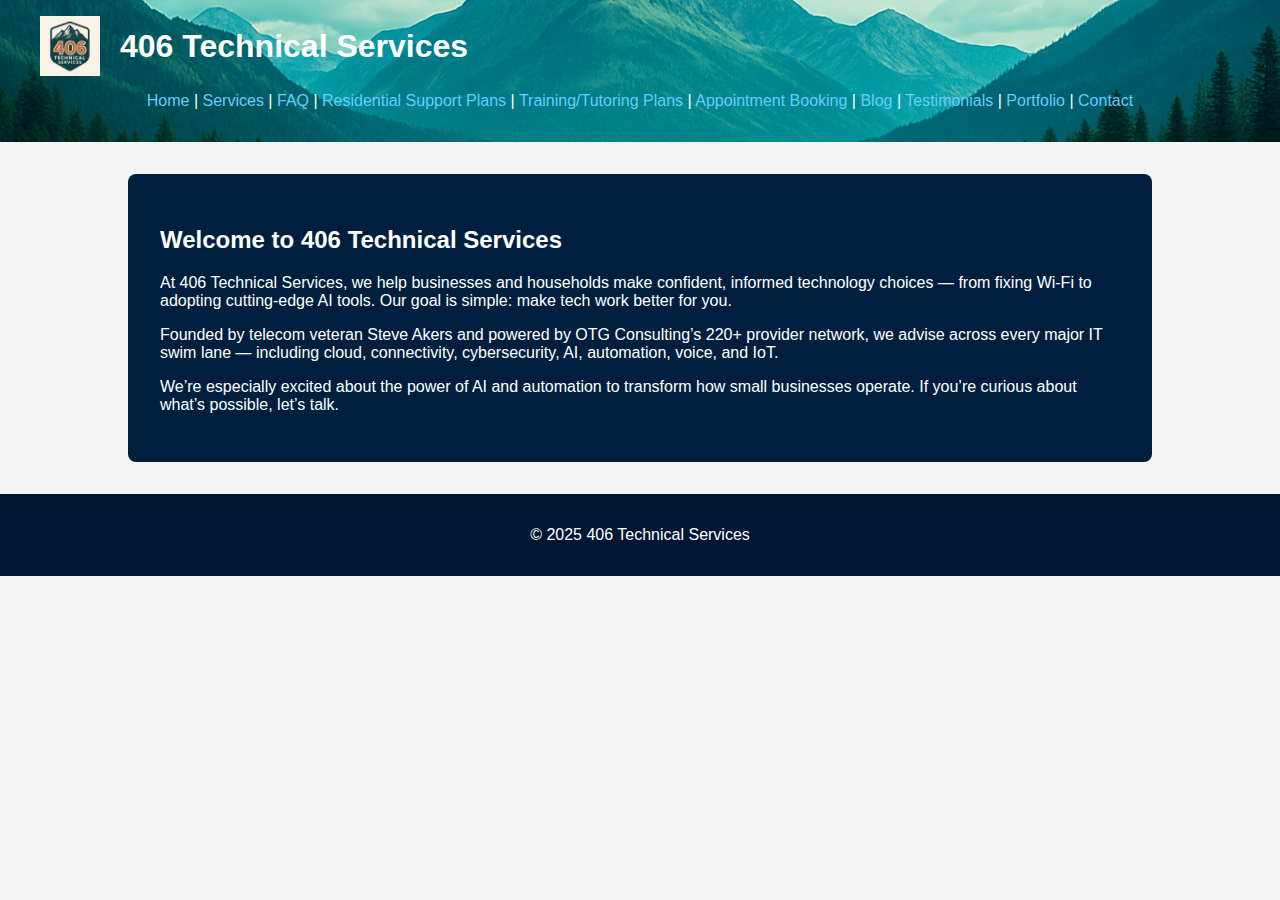
<file: index.html>
<!-- Starter HTML structure for GitHub Pages deployment -->
<!DOCTYPE html>
<html lang="en">
<head>
  <meta charset="UTF-8">
  <meta name="viewport" content="width=device-width, initial-scale=1.0">
  <title>406 Technical Services</title>
  <link rel="stylesheet" href="styles.css">
</head>
<body>
  <header style="background: url('images/mountains.jpg') no-repeat center center; background-size: cover; color: white; padding: 1rem 0;">
    <div style="display: flex; align-items: center; max-width: 1200px; margin: 0 auto;">
      <img src="images/logo.png" alt="406 Technical Services Logo" style="height: 60px; margin-right: 20px;">
      <h1 style="margin: 0;">406 Technical Services</h1>
    </div>
    <nav>
      <div style="text-align: center; margin: 1rem 0;">
  <a href="index.html">Home</a> |
  <a href="services.html">Services</a> |
  <a href="faq.html">FAQ</a> |
  <a href="residential-plan.html">Residential Support Plans</a> | 
  <a href="training-tutoring.html">Training/Tutoring Plans</a> |
  <a href="booking.html">Appointment Booking</a> |
  <a href="blog.html">Blog</a> |
  <a href="testimonials.html">Testimonials</a> |
  <a href="portfolio.html">Portfolio</a> |
  <a href="contact.html">Contact</a>
</div>
    </nav>
  </header>

  <main style="max-width: 960px; margin: 2rem auto; color: #fff; background-color: #001f3f; padding: 2rem; border-radius: 8px;">
    <section>
  <h2>Welcome to 406 Technical Services</h2>
  <p>
    At 406 Technical Services, we help businesses and households make confident, informed technology choices — from fixing Wi-Fi to adopting cutting-edge AI tools. Our goal is simple: make tech work better for you.
  </p>
  <p>
    Founded by telecom veteran Steve Akers and powered by OTG Consulting’s 220+ provider network, we advise across every major IT swim lane — including cloud, connectivity, cybersecurity, AI, automation, voice, and IoT.
  </p>
  <p>
    We’re especially excited about the power of AI and automation to transform how small businesses operate. If you’re curious about what’s possible, let’s talk.
  </p>
</section>
  </main>

  <footer style="background-color: #001733; color: white; text-align: center; padding: 1rem 0;">
    <p>&copy; 2025 406 Technical Services</p>
  </footer>
</body>
</html>
</file>
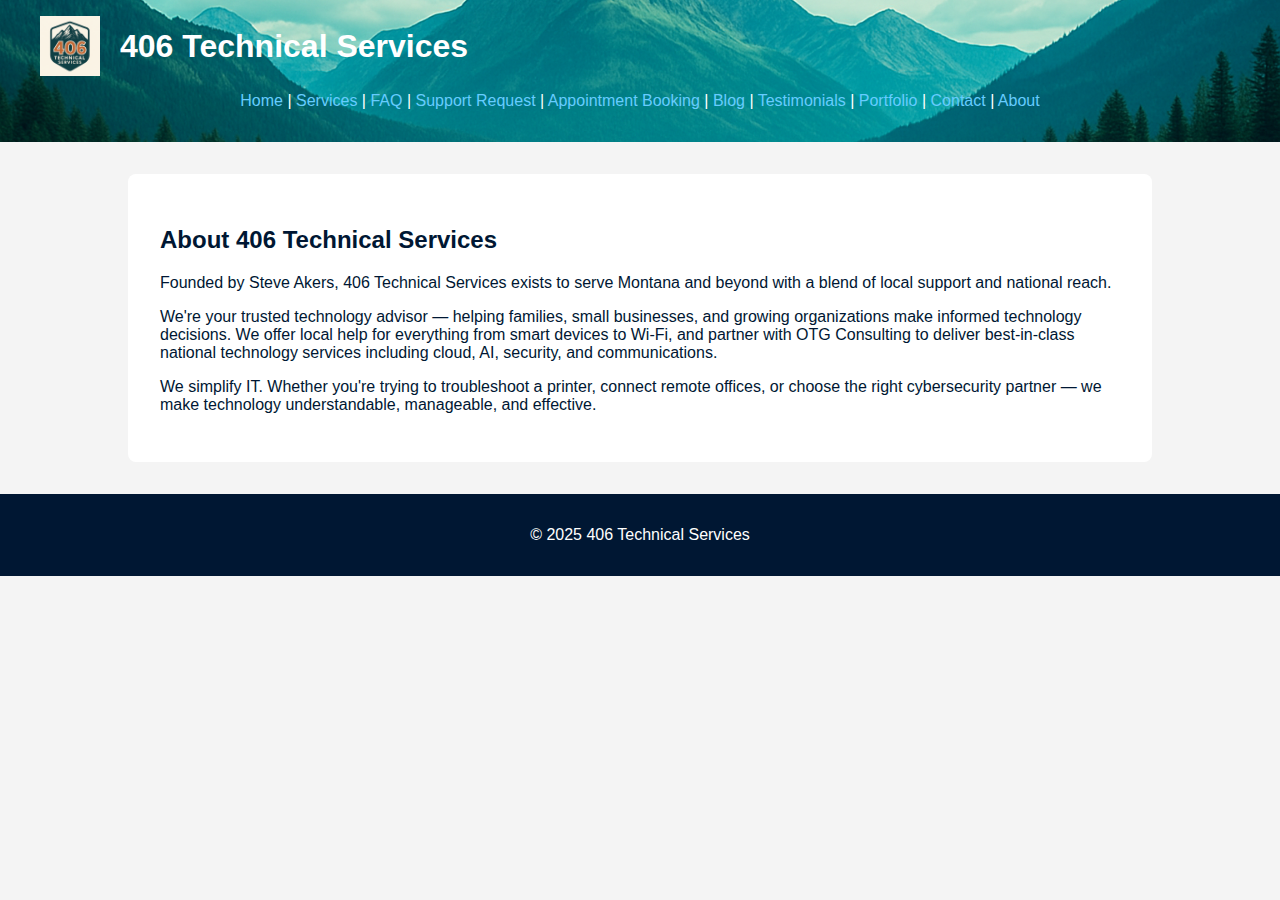
<file: about.html>
<!DOCTYPE html>
<html lang="en">
<head>
  <meta charset="UTF-8">
  <title>About Us - 406 Technical Services</title>
  <link rel="stylesheet" href="styles.css">
</head>
<body>
  <header style="background: url('images/mountains.jpg') no-repeat center center; background-size: cover; color: white; padding: 1rem 0;">
    <div style="display: flex; align-items: center; max-width: 1200px; margin: 0 auto;">
      <img src="images/logo.png" alt="406 Technical Services Logo" style="height: 60px; margin-right: 20px;">
      <h1 style="margin: 0;">406 Technical Services</h1>
    </div>
    <div style="text-align: center; margin: 1rem 0;">
      <a href="index.html">Home</a> |
      <a href="services.html">Services</a> |
      <a href="faq.html">FAQ</a> |
      <a href="support.html">Support Request</a> |
      <a href="booking.html">Appointment Booking</a> |
      <a href="blog.html">Blog</a> |
      <a href="testimonials.html">Testimonials</a> |
      <a href="portfolio.html">Portfolio</a> |
      <a href="contact.html">Contact</a> |
      <a href="about.html">About</a>
    </div>
  </header>

  <main style="max-width: 960px; margin: 2rem auto; background-color: #ffffff; color: #001733; padding: 2rem; border-radius: 8px;">
    <h2>About 406 Technical Services</h2>
    <p>Founded by Steve Akers, 406 Technical Services exists to serve Montana and beyond with a blend of local support and national reach.</p>
    <p>We're your trusted technology advisor — helping families, small businesses, and growing organizations make informed technology decisions. We offer local help for everything from smart devices to Wi-Fi, and partner with OTG Consulting to deliver best-in-class national technology services including cloud, AI, security, and communications.</p>
    <p>We simplify IT. Whether you're trying to troubleshoot a printer, connect remote offices, or choose the right cybersecurity partner — we make technology understandable, manageable, and effective.</p>
  </main>

  <footer style="background-color: #001733; color: white; text-align: center; padding: 1rem 0;">
    <p>&copy; 2025 406 Technical Services</p>
  </footer>
</body>
</html>
</file>
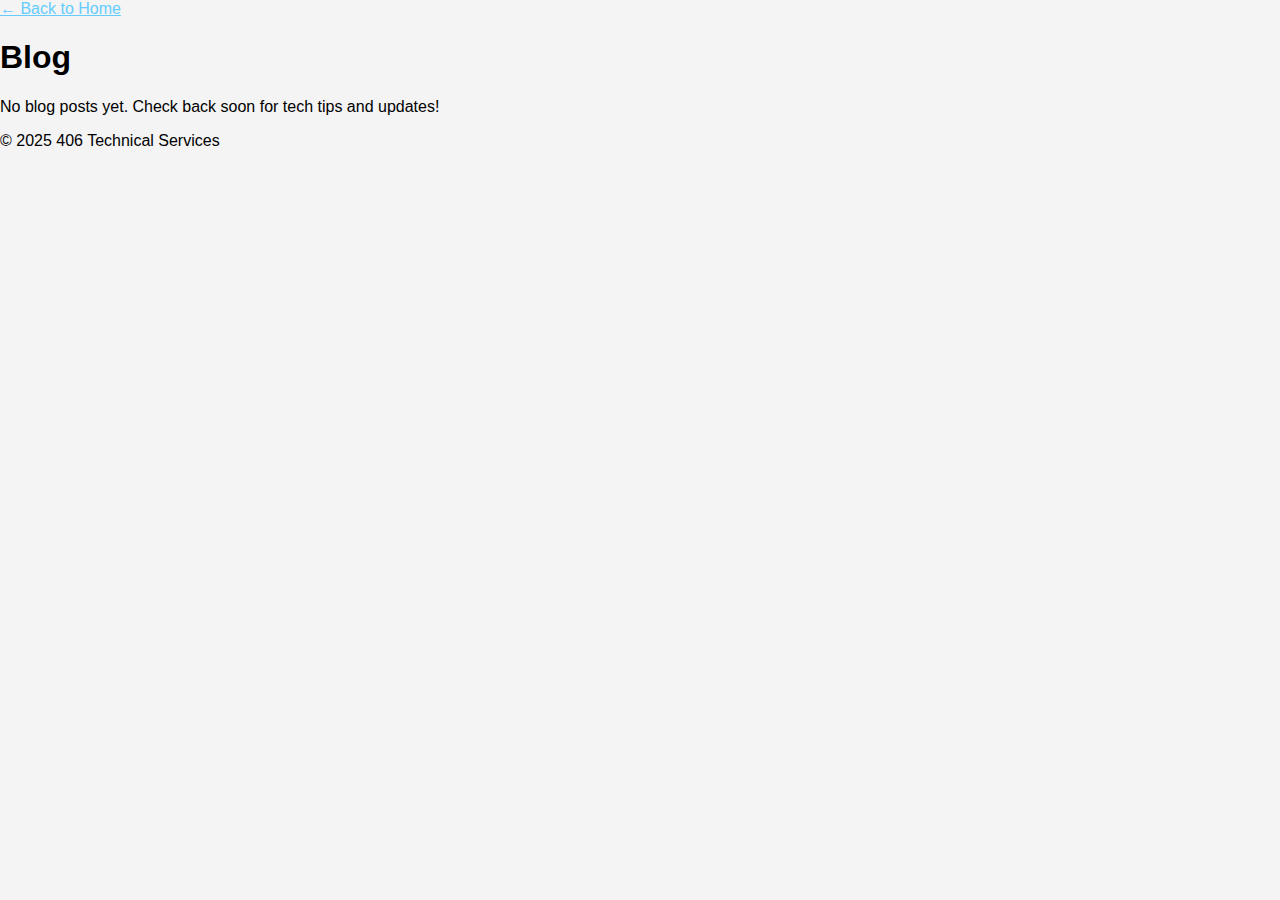
<file: blog.html>
<!DOCTYPE html>
<html lang="en">
<head><meta charset="UTF-8"><title>Blog - 406 Technical Services</title><link rel="stylesheet" href="styles.css"></head>
<body>
  <header><a href="index.html">← Back to Home</a><h1>Blog</h1></header>
  <main>
    <p>No blog posts yet. Check back soon for tech tips and updates!</p>
  </main>
  <footer><p>&copy; 2025 406 Technical Services</p></footer>
</body>
</html>
</file>
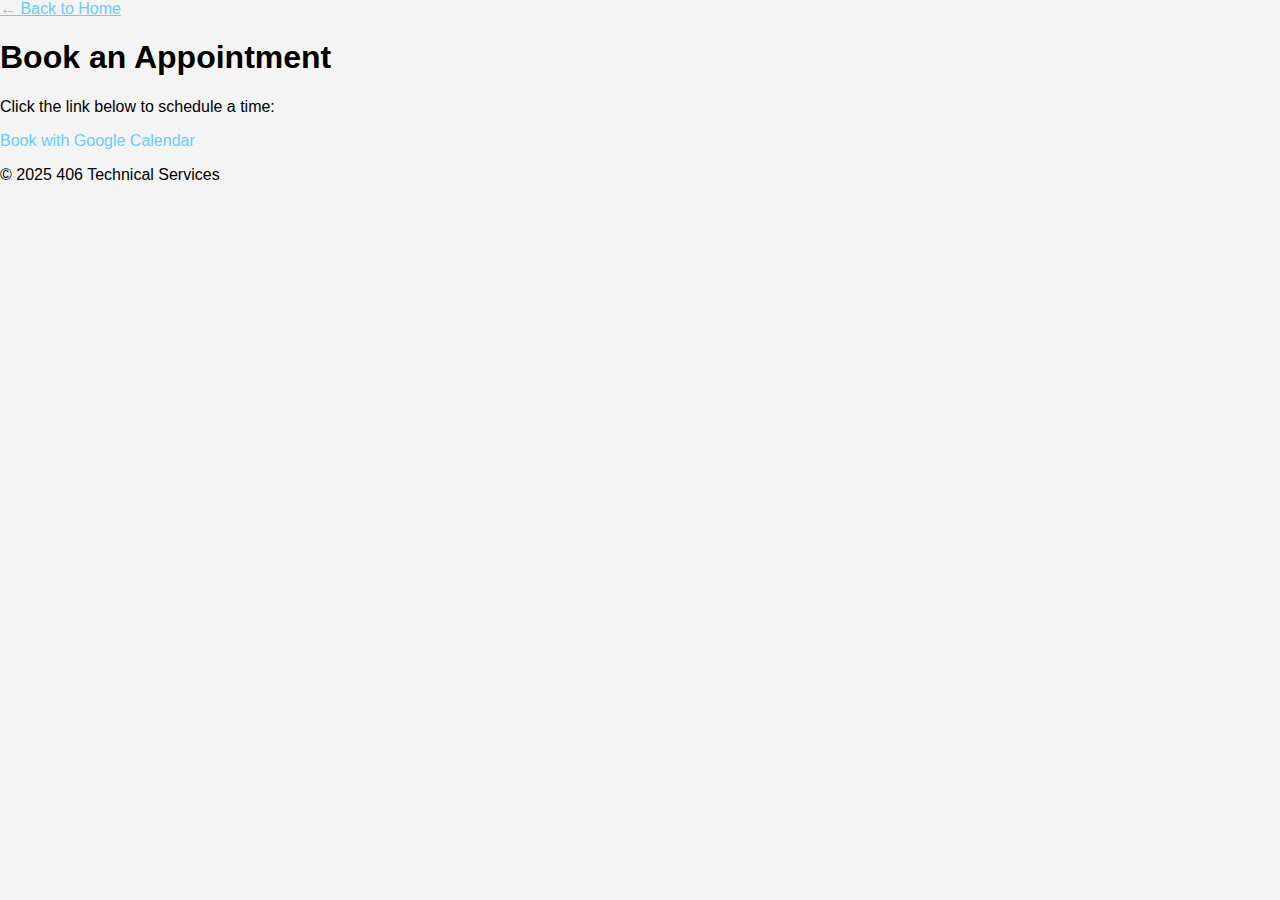
<file: booking.html>
<!DOCTYPE html>
<html lang="en">
<head><meta charset="UTF-8"><title>Appointment Booking - 406 Technical Services</title><link rel="stylesheet" href="styles.css"></head>
<body>
  <header><a href="index.html">← Back to Home</a><h1>Book an Appointment</h1></header>
  <main>
    <p>Click the link below to schedule a time:</p>
    <p><a href="https://calendar.google.com" target="_blank">Book with Google Calendar</a></p>
  </main>
  <footer><p>&copy; 2025 406 Technical Services</p></footer>
</body>
</html>
</file>
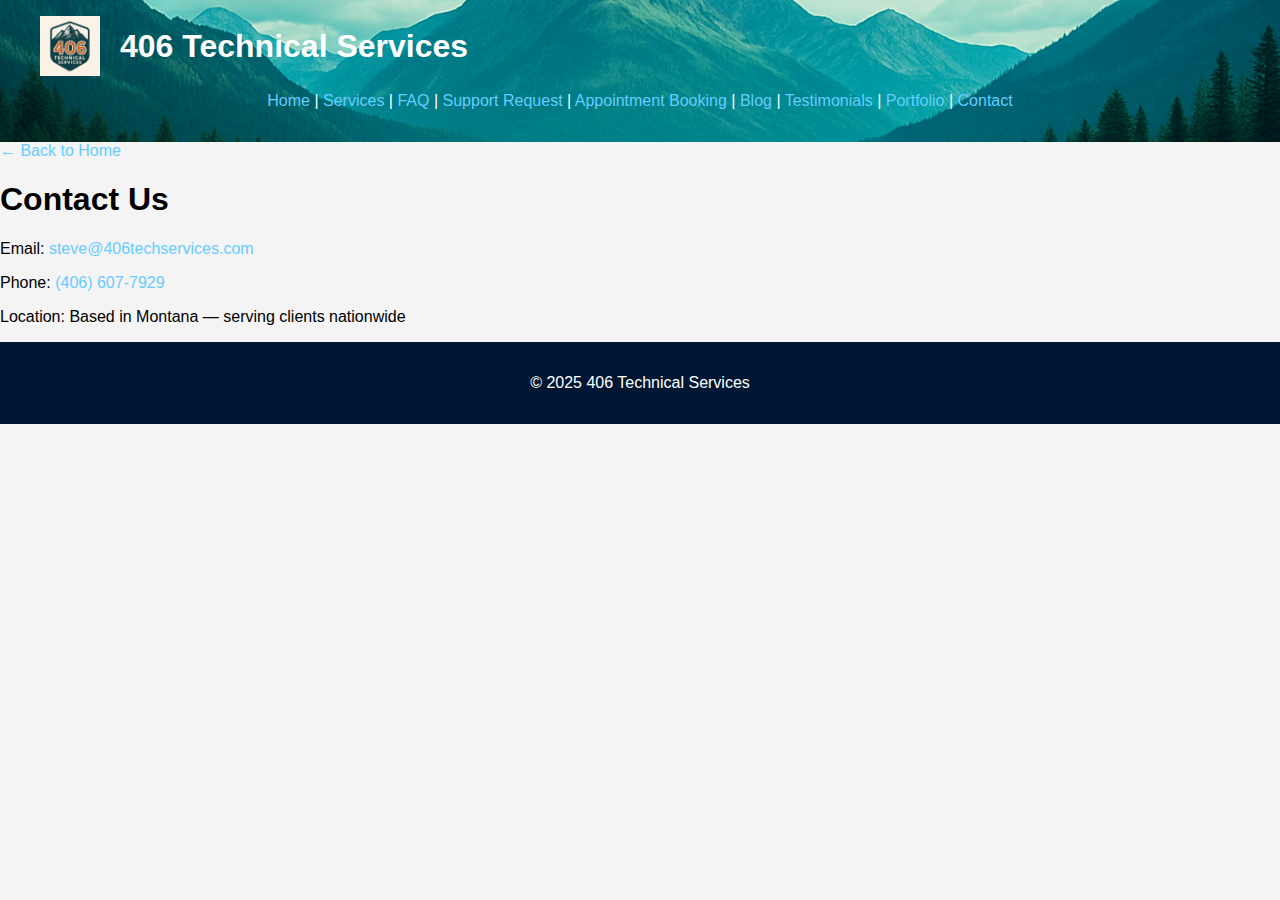
<file: contact.html>
<!DOCTYPE html>
<html lang="en">
<head><meta charset="UTF-8"><title>Contact - 406 Technical Services</title><link rel="stylesheet" href="styles.css"></head>
<body>

  <header style="background: url('images/mountains.jpg') no-repeat center center; background-size: cover; color: white; padding: 1rem 0;">
    <div style="display: flex; align-items: center; max-width: 1200px; margin: 0 auto;">
      <img src="images/logo.png" alt="406 Technical Services Logo" style="height: 60px; margin-right: 20px;">
      <h1 style="margin: 0;">406 Technical Services</h1>
    </div>
    <div style="text-align: center; margin: 1rem 0;">
      <a href="index.html">Home</a> |
      <a href="services.html">Services</a> |
      <a href="faq.html">FAQ</a> |
      <a href="support.html">Support Request</a> |
      <a href="booking.html">Appointment Booking</a> |
      <a href="blog.html">Blog</a> |
      <a href="testimonials.html">Testimonials</a> |
      <a href="portfolio.html">Portfolio</a> |
      <a href="contact.html">Contact</a>
    </div>
  </header>

<header><a href="index.html">← Back to Home</a><h1>Contact Us</h1></header>
  <main>
    <p>Email: <a href="mailto:steve@406techservices.com">steve@406techservices.com</a></p>
    <p>Phone: <a href="tel:4066077929">(406) 607-7929</a></p>
    <p>Location: Based in Montana — serving clients nationwide</p>
  </main>

  <footer style="background-color: #001733; color: white; text-align: center; padding: 1rem 0;">
    <p>&copy; 2025 406 Technical Services</p>
  </footer>

</body>
</html>
</file>
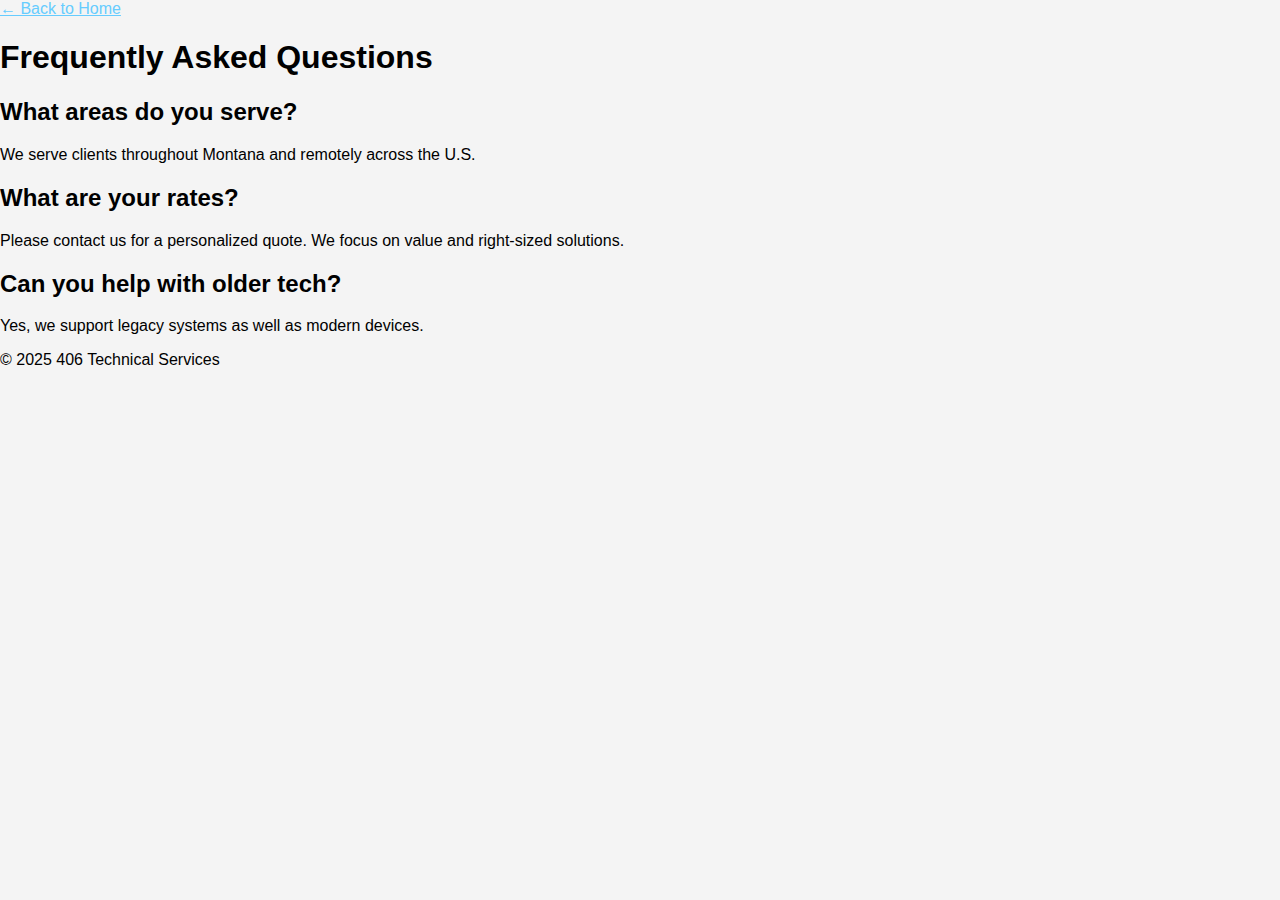
<file: faq.html>
<!DOCTYPE html>
<html lang="en">
<head><meta charset="UTF-8"><title>FAQ - 406 Technical Services</title><link rel="stylesheet" href="styles.css"></head>
<body>
  <header><a href="index.html">← Back to Home</a><h1>Frequently Asked Questions</h1></header>
  <main>
    <section><h2>What areas do you serve?</h2><p>We serve clients throughout Montana and remotely across the U.S.</p></section>
    <section><h2>What are your rates?</h2><p>Please contact us for a personalized quote. We focus on value and right-sized solutions.</p></section>
    <section><h2>Can you help with older tech?</h2><p>Yes, we support legacy systems as well as modern devices.</p></section>
  </main>
  <footer><p>&copy; 2025 406 Technical Services</p></footer>
</body>
</html>
</file>
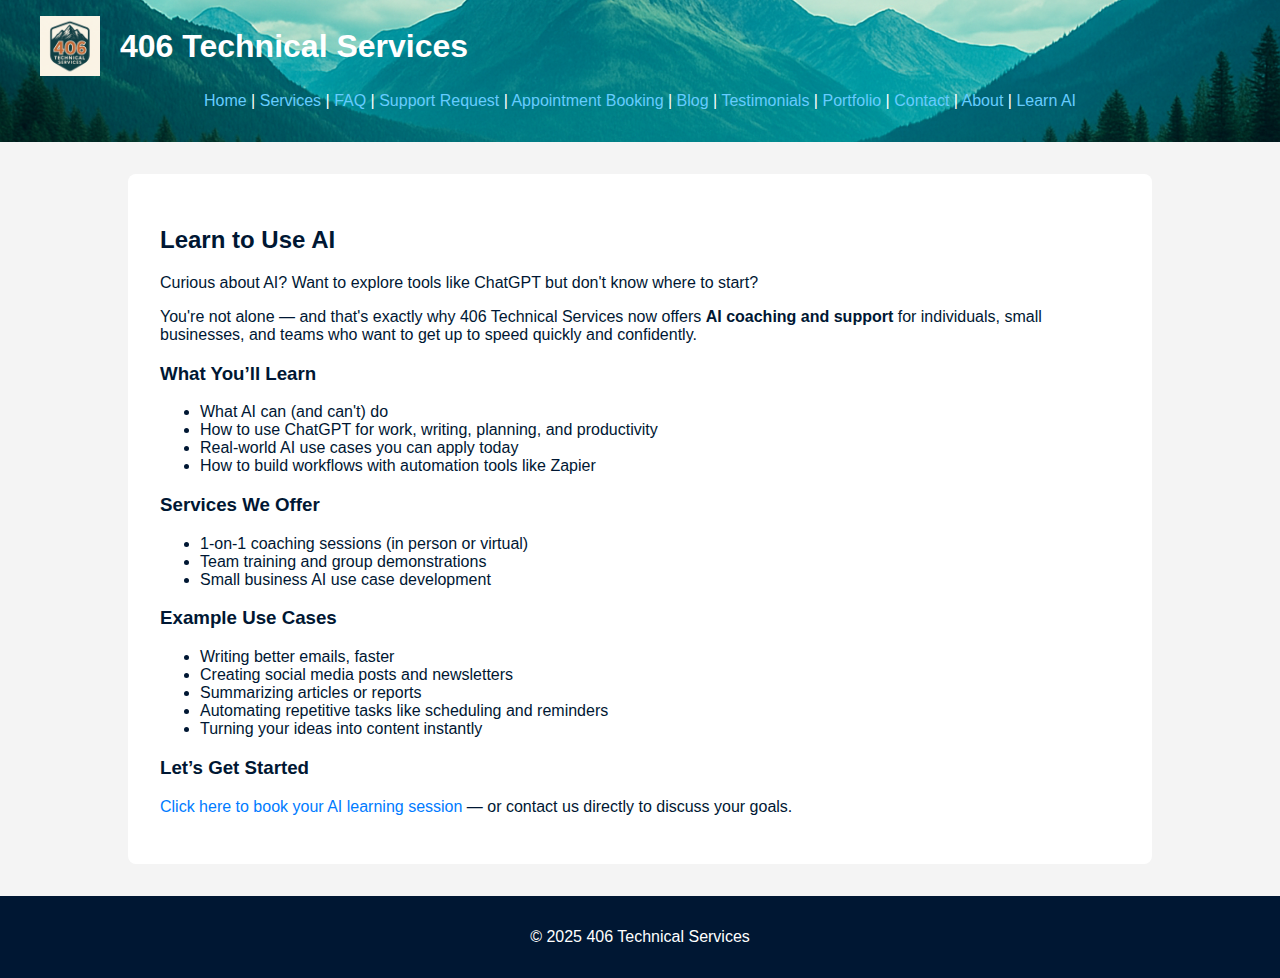
<file: learn-ai.html>
<!DOCTYPE html>
<html lang="en">
<head>
  <meta charset="UTF-8">
  <title>Learn AI - 406 Technical Services</title>
  <link rel="stylesheet" href="styles.css">
</head>
<body>
  <header style="background: url('images/mountains.jpg') no-repeat center center; background-size: cover; color: white; padding: 1rem 0;">
    <div style="display: flex; align-items: center; max-width: 1200px; margin: 0 auto;">
      <img src="images/logo.png" alt="406 Technical Services Logo" style="height: 60px; margin-right: 20px;">
      <h1 style="margin: 0;">406 Technical Services</h1>
    </div>
    <div style="text-align: center; margin: 1rem 0;">
      <a href="index.html">Home</a> |
      <a href="services.html">Services</a> |
      <a href="faq.html">FAQ</a> |
      <a href="support.html">Support Request</a> |
      <a href="booking.html">Appointment Booking</a> |
      <a href="blog.html">Blog</a> |
      <a href="testimonials.html">Testimonials</a> |
      <a href="portfolio.html">Portfolio</a> |
      <a href="contact.html">Contact</a> |
      <a href="about.html">About</a> |
      <a href="learn-ai.html">Learn AI</a>
    </div>
  </header>

  <main style="max-width: 960px; margin: 2rem auto; background-color: #ffffff; color: #001733; padding: 2rem; border-radius: 8px;">
    <h2>Learn to Use AI</h2>
    <p>Curious about AI? Want to explore tools like ChatGPT but don't know where to start?</p>
    <p>You're not alone — and that's exactly why 406 Technical Services now offers <strong>AI coaching and support</strong> for individuals, small businesses, and teams who want to get up to speed quickly and confidently.</p>

    <h3>What You’ll Learn</h3>
    <ul>
      <li>What AI can (and can't) do</li>
      <li>How to use ChatGPT for work, writing, planning, and productivity</li>
      <li>Real-world AI use cases you can apply today</li>
      <li>How to build workflows with automation tools like Zapier</li>
    </ul>

    <h3>Services We Offer</h3>
    <ul>
      <li>1-on-1 coaching sessions (in person or virtual)</li>
      <li>Team training and group demonstrations</li>
      <li>Small business AI use case development</li>
    </ul>

    <h3>Example Use Cases</h3>
    <ul>
      <li>Writing better emails, faster</li>
      <li>Creating social media posts and newsletters</li>
      <li>Summarizing articles or reports</li>
      <li>Automating repetitive tasks like scheduling and reminders</li>
      <li>Turning your ideas into content instantly</li>
    </ul>

    <h3>Let’s Get Started</h3>
    <p><a href="booking.html" style="color: #007BFF;">Click here to book your AI learning session</a> — or contact us directly to discuss your goals.</p>
  </main>

  <footer style="background-color: #001733; color: white; text-align: center; padding: 1rem 0;">
    <p>&copy; 2025 406 Technical Services</p>
  </footer>
</body>
</html>
</file>
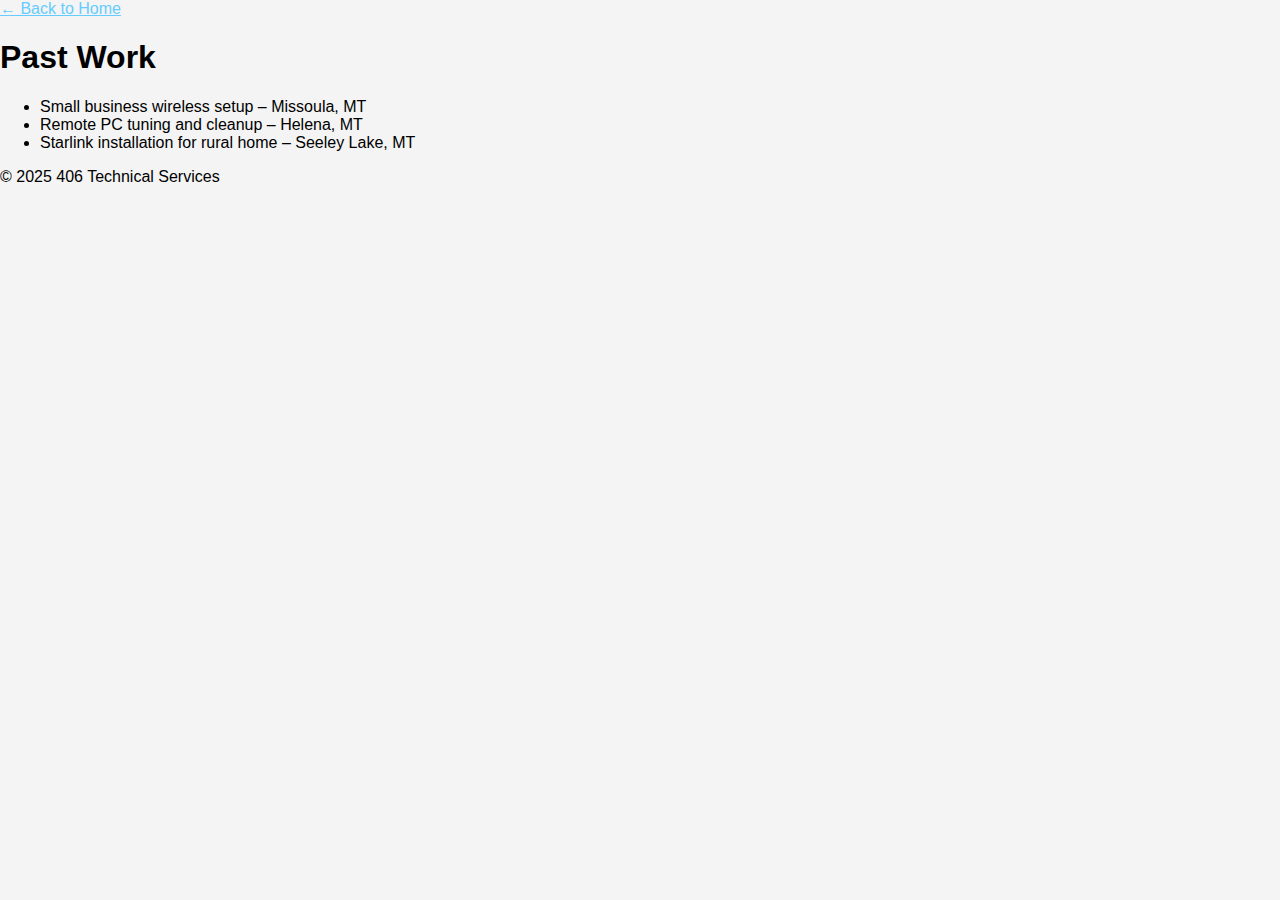
<file: portfolio.html>
<!DOCTYPE html>
<html lang="en">
<head><meta charset="UTF-8"><title>Portfolio - 406 Technical Services</title><link rel="stylesheet" href="styles.css"></head>
<body>
  <header><a href="index.html">← Back to Home</a><h1>Past Work</h1></header>
  <main>
    <ul>
      <li>Small business wireless setup – Missoula, MT</li>
      <li>Remote PC tuning and cleanup – Helena, MT</li>
      <li>Starlink installation for rural home – Seeley Lake, MT</li>
    </ul>
  </main>
  <footer><p>&copy; 2025 406 Technical Services</p></footer>
</body>
</html>
</file>
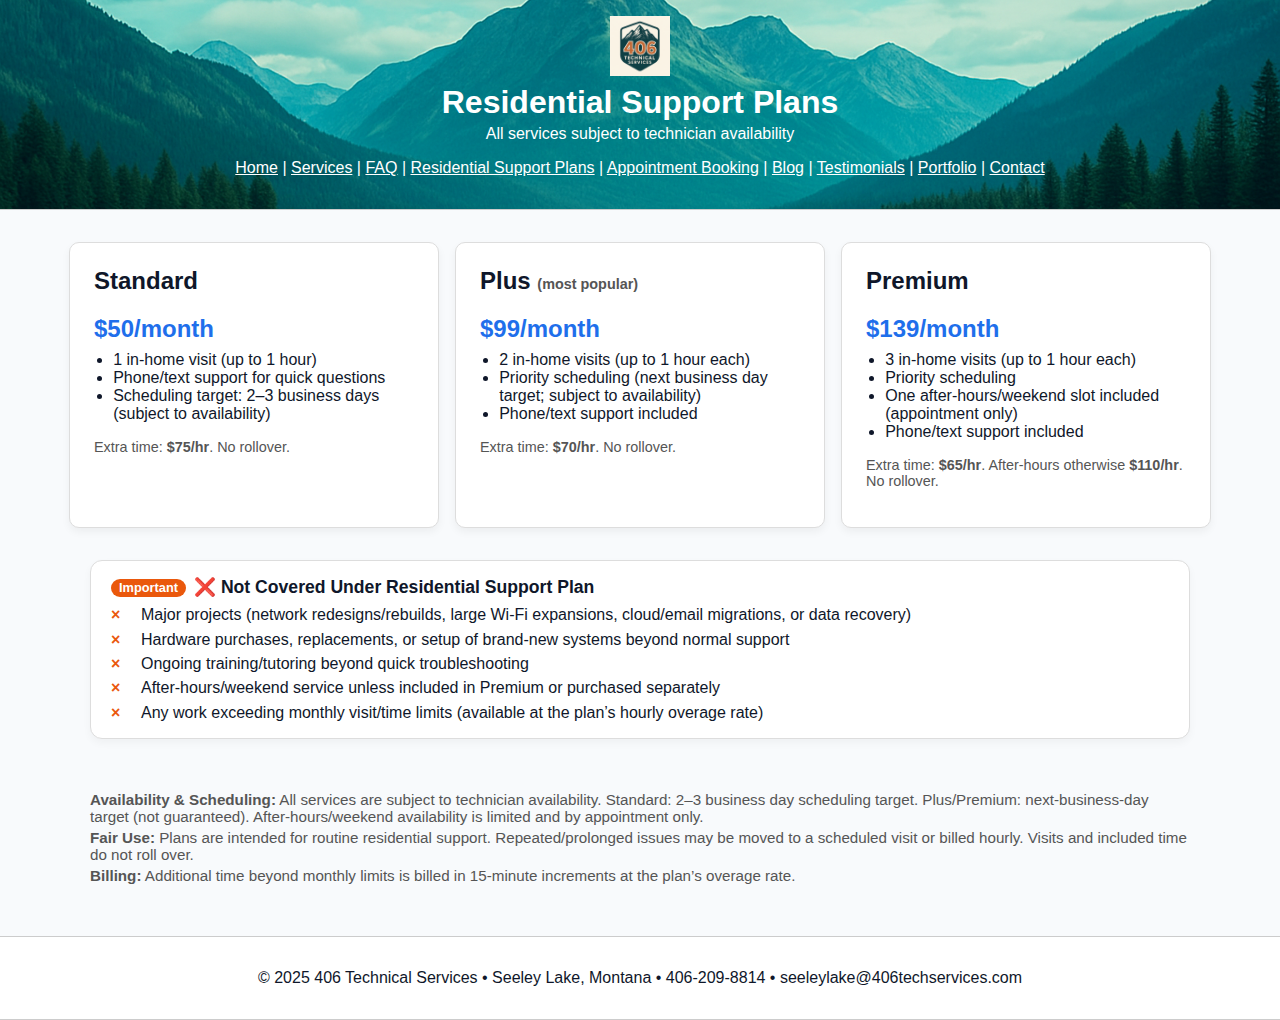
<file: residential-plan.html>
<!doctype html>
<html lang="en"><head>
  <meta charset="utf-8"><meta name="viewport" content="width=device-width, initial-scale=1">
  <title>Residential Support Plans | 406 Technical Services</title>
  <style>
    :root{
      --brand:#1f6feb; --ink:#0f172a; --muted:#555; --line:#ddd; --bg:#fff; --bg2:#f8fafc; --warn:#ea580c;
    }
    body { font-family: Arial, sans-serif; margin: 0; padding: 0; background: var(--bg2); color: var(--ink); }
    header, footer { background: #fff; padding: 1rem; text-align: center; border-bottom: 1px solid #ccc; }
    footer { border-top: 1px solid #ccc; margin-top: 2rem; }
    /* plan cards */
    .plans { display: flex; flex-wrap: wrap; justify-content: center; gap: 1rem; padding: 2rem 1rem; }
    .plan { background: var(--bg); border: 1px solid var(--line); border-radius: 10px; padding: 1.5rem; flex: 1 1 280px; max-width: 320px; box-shadow: 0 4px 8px rgba(0,0,0,0.05); }
    .plan h2 { margin-top: 0; }
    .price { font-size: 1.5rem; color: var(--brand); font-weight: bold; }
    ul { padding-left: 1.2rem; text-align:left; margin: .5rem 0; }
    .note { font-size: 0.9rem; color: var(--muted); margin-top: 1rem; }
    /* not covered box */
    .not-covered-wrap { max-width: 1100px; margin: 0 auto; padding: 0 1rem 2rem; }
    .not-covered { background: #fff; border: 1px solid var(--line); border-radius: 12px; padding: 1rem 1.25rem; box-shadow: 0 4px 8px rgba(0,0,0,.04); }
    .not-covered h3 { margin: 0 0 .5rem; display: flex; align-items: center; gap: .5rem; font-size: 1.1rem; }
    .not-covered h3 .badge { display:inline-block; font-size:.8rem; color:#fff; background: var(--warn); padding:.1rem .5rem; border-radius: 999px; }
    .xlist { list-style: none; padding: 0; margin: 0; display: grid; gap: .4rem; }
    .xlist li { display: grid; grid-template-columns: 22px 1fr; align-items: start; gap: .5rem; }
    .x { color: var(--warn); font-weight: 900; }
    /* availability/fine print */
    .fineprint { max-width: 1100px; margin: 0 auto; padding: 1rem; color: var(--muted); font-size: .95rem; }
    .fineprint p { margin: .25rem 0; }
    /* simple nav links in header */
    nav a { color:#fff; text-decoration:underline; }
    @media (prefers-color-scheme: dark) {
      body{background:#0b1220; color:#e6eaf2}
      header, footer{background:#0f172a; border-color:#1f2937}
      .plan, .not-covered{background:#111827; border-color:#1f2937}
      .note, .fineprint{color:#cbd5e1}
      nav a{color:#bbdefb}
    }
  </style>
</head>
<body>
  <header style="background: url('images/mountains.jpg') no-repeat center center; background-size: cover; color: white; padding: 1rem 0;">
    <img src="images/logo.png" alt="406 Technical Services" style="height:60px">
    <h1 style="margin:.25rem 0 0">Residential Support Plans</h1>
    <p style="margin:.25rem 0 0">All services subject to technician availability</p>
    <nav>
      <div style="text-align: center; margin: 1rem 0;">
        <a href="index.html">Home</a> |
        <a href="services.html">Services</a> |
        <a href="faq.html">FAQ</a> |
        <a href="residential-plan.html" aria-current="page">Residential Support Plans</a> |
        <a href="booking.html">Appointment Booking</a> |
        <a href="blog.html">Blog</a> |
        <a href="testimonials.html">Testimonials</a> |
        <a href="portfolio.html">Portfolio</a> |
        <a href="contact.html">Contact</a>
      </div>
    </nav>
  </header>

  <main class="plans" aria-label="Residential plan options">
    <section class="plan" aria-labelledby="standard">
      <h2 id="standard">Standard</h2>
      <div class="price">$50/month</div>
      <ul>
        <li>1 in-home visit (up to 1 hour)</li>
        <li>Phone/text support for quick questions</li>
        <li>Scheduling target: 2–3 business days (subject to availability)</li>
      </ul>
      <p class="note">Extra time: <strong>$75/hr</strong>. No rollover.</p>
    </section>

    <section class="plan" aria-labelledby="plus">
      <h2 id="plus">Plus <span class="note" style="font-weight:600;">(most popular)</span></h2>
      <div class="price">$99/month</div>
      <ul>
        <li>2 in-home visits (up to 1 hour each)</li>
        <li>Priority scheduling (next business day target; subject to availability)</li>
        <li>Phone/text support included</li>
      </ul>
      <p class="note">Extra time: <strong>$70/hr</strong>. No rollover.</p>
    </section>

    <section class="plan" aria-labelledby="premium">
      <h2 id="premium">Premium</h2>
      <div class="price">$139/month</div>
      <ul>
        <li>3 in-home visits (up to 1 hour each)</li>
        <li>Priority scheduling</li>
        <li>One after-hours/weekend slot included (appointment only)</li>
        <li>Phone/text support included</li>
      </ul>
      <p class="note">Extra time: <strong>$65/hr</strong>. After-hours otherwise <strong>$110/hr</strong>. No rollover.</p>
    </section>
  </main>

  <!-- Not Covered box (clear boundaries) -->
  <section class="not-covered-wrap" aria-label="Items not covered under any plan">
    <div class="not-covered">
      <h3><span class="badge" aria-hidden="true">Important</span> ❌ Not Covered Under Residential Support Plan</h3>
      <ul class="xlist">
        <li><span class="x">×</span><span>Major projects (network redesigns/rebuilds, large Wi‑Fi expansions, cloud/email migrations, or data recovery)</span></li>
        <li><span class="x">×</span><span>Hardware purchases, replacements, or setup of brand‑new systems beyond normal support</span></li>
        <li><span class="x">×</span><span>Ongoing training/tutoring beyond quick troubleshooting</span></li>
        <li><span class="x">×</span><span>After‑hours/weekend service unless included in Premium or purchased separately</span></li>
        <li><span class="x">×</span><span>Any work exceeding monthly visit/time limits (available at the plan’s hourly overage rate)</span></li>
      </ul>
    </div>
  </section>

  <!-- Availability & fair‑use fine print (keeps you protected) -->
  <section class="fineprint" aria-label="Availability and fair use">
    <p><strong>Availability & Scheduling:</strong> All services are subject to technician availability. Standard: 2–3 business day scheduling target. Plus/Premium: next‑business‑day target (not guaranteed). After‑hours/weekend availability is limited and by appointment only.</p>
    <p><strong>Fair Use:</strong> Plans are intended for routine residential support. Repeated/prolonged issues may be moved to a scheduled visit or billed hourly. Visits and included time do not roll over.</p>
    <p><strong>Billing:</strong> Additional time beyond monthly limits is billed in 15‑minute increments at the plan’s overage rate.</p>
  </section>

  <footer>
    <p>© 2025 406 Technical Services • Seeley Lake, Montana • 406‑209‑8814 • seeleylake@406techservices.com</p>
  </footer>
</body></html>
</file>
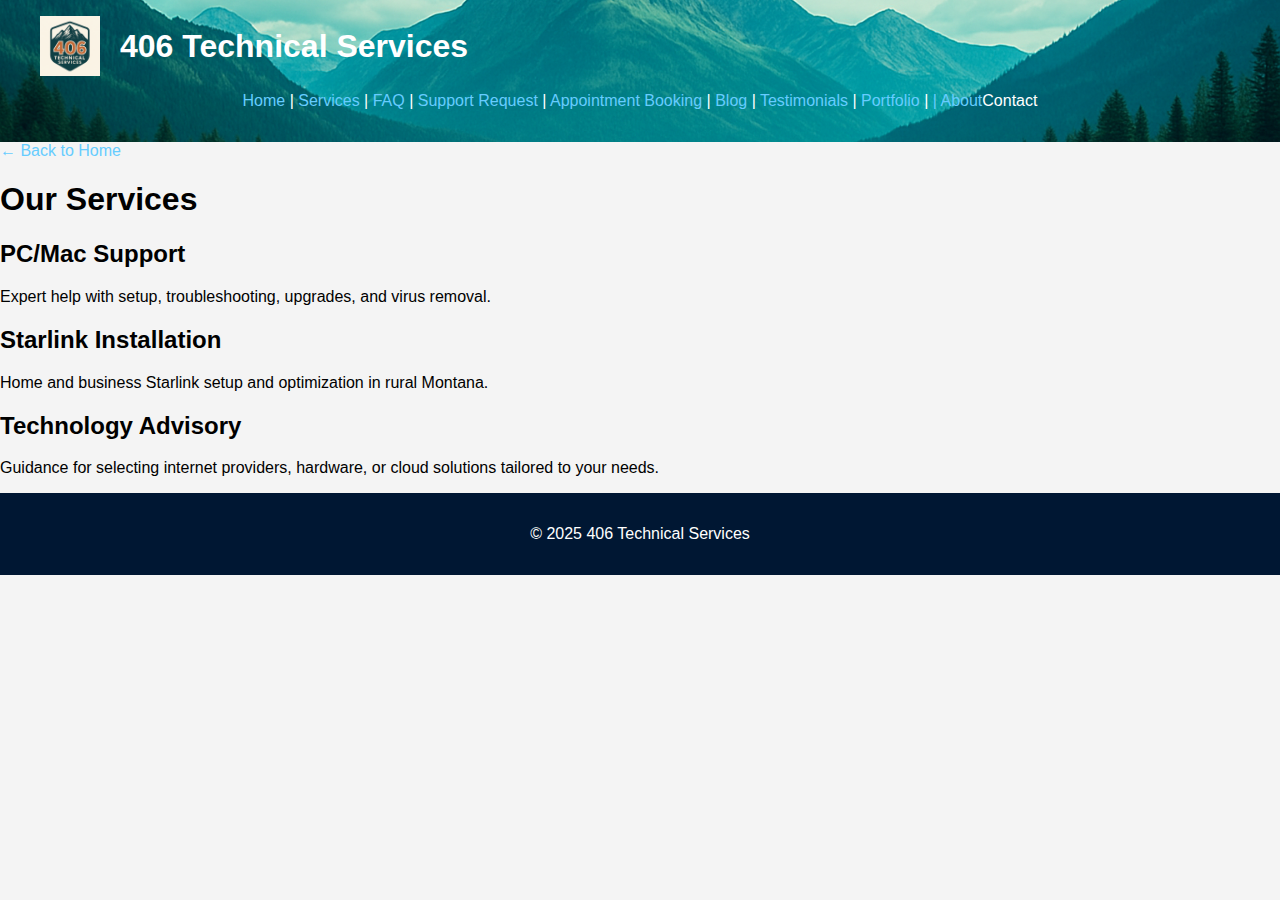
<file: services.html>
<!DOCTYPE html>
<html lang="en">
<head><meta charset="UTF-8"><title>Services - 406 Technical Services</title><link rel="stylesheet" href="styles.css"></head>
<body>

  <header style="background: url('images/mountains.jpg') no-repeat center center; background-size: cover; color: white; padding: 1rem 0;">
    <div style="display: flex; align-items: center; max-width: 1200px; margin: 0 auto;">
      <img src="images/logo.png" alt="406 Technical Services Logo" style="height: 60px; margin-right: 20px;">
      <h1 style="margin: 0;">406 Technical Services</h1>
    </div>
    <div style="text-align: center; margin: 1rem 0;">
      <a href="index.html">Home</a> |
      <a href="services.html">Services</a> |
      <a href="faq.html">FAQ</a> |
      <a href="support.html">Support Request</a> |
      <a href="booking.html">Appointment Booking</a> |
      <a href="blog.html">Blog</a> |
      <a href="testimonials.html">Testimonials</a> |
      <a href="portfolio.html">Portfolio</a> |
      <a href="contact.html"> | <a href="about.html">About</a>Contact</a>
    </div>
  </header>

<header><a href="index.html">← Back to Home</a><h1>Our Services</h1></header>
  <main>
    <section><h2>PC/Mac Support</h2><p>Expert help with setup, troubleshooting, upgrades, and virus removal.</p></section>
    <section><h2>Starlink Installation</h2><p>Home and business Starlink setup and optimization in rural Montana.</p></section>
    <section><h2>Technology Advisory</h2><p>Guidance for selecting internet providers, hardware, or cloud solutions tailored to your needs.</p></section>
  </main>

  <footer style="background-color: #001733; color: white; text-align: center; padding: 1rem 0;">
    <p>&copy; 2025 406 Technical Services</p>
  </footer>

</body>
</html>
</file>
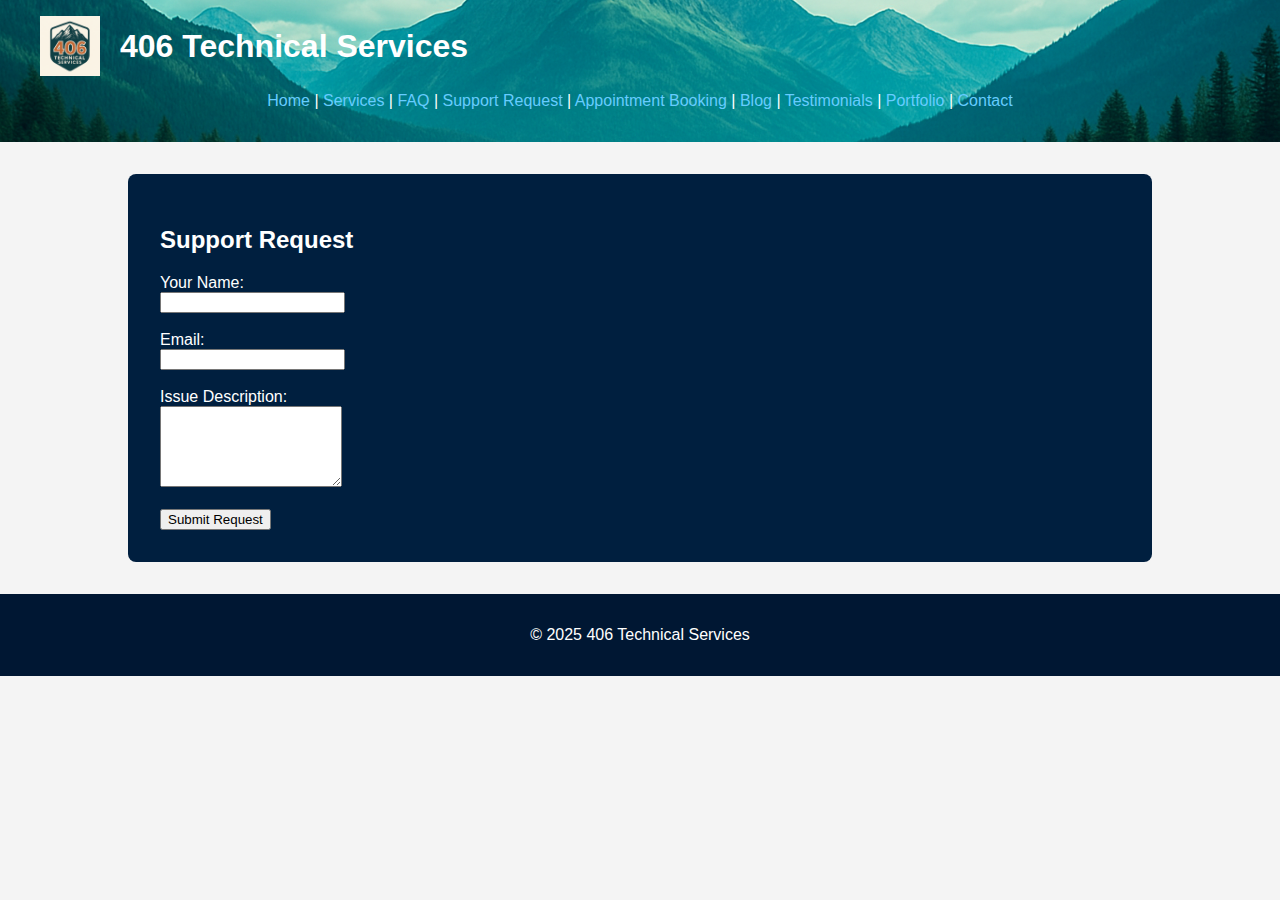
<file: support.html>
<!DOCTYPE html>
<html lang="en">
<head>
  <meta charset="UTF-8">
  <title>Support Request - 406 Technical Services</title>
  <link rel="stylesheet" href="styles.css">
</head>
<body>
  <header style="background: url('images/mountains.jpg') no-repeat center center; background-size: cover; color: white; padding: 1rem 0;">
    <div style="display: flex; align-items: center; max-width: 1200px; margin: 0 auto;">
      <img src="images/logo.png" alt="406 Technical Services Logo" style="height: 60px; margin-right: 20px;">
      <h1 style="margin: 0;">406 Technical Services</h1>
    </div>
    <div style="text-align: center; margin: 1rem 0;">
      <a href="index.html">Home</a> |
      <a href="services.html">Services</a> |
      <a href="faq.html">FAQ</a> |
      <a href="support.html">Support Request</a> |
      <a href="booking.html">Appointment Booking</a> |
      <a href="blog.html">Blog</a> |
      <a href="testimonials.html">Testimonials</a> |
      <a href="portfolio.html">Portfolio</a> |
      <a href="contact.html">Contact</a>
    </div>
  </header>

  <main style="max-width: 960px; margin: 2rem auto; color: #fff; background-color: #001f3f; padding: 2rem; border-radius: 8px;">
    <h2>Support Request</h2>
    <form action="https://formsubmit.co/support@406techservices.com" method="POST">
      <label>Your Name:<br><input type="text" name="name" required></label><br><br>
      <label>Email:<br><input type="email" name="email" required></label><br><br>
      <label>Issue Description:<br><textarea name="issue" rows="5" required></textarea></label><br><br>
      <input type="text" name="_honey" style="display:none">
      <input type="hidden" name="_next" value="https://www.406techservices.com/thank-you.html">
      <button type="submit">Submit Request</button>
    </form>
  </main>

  <footer style="background-color: #001733; color: white; text-align: center; padding: 1rem 0;">
    <p>&copy; 2025 406 Technical Services</p>
  </footer>
</body>
</html>
</file>
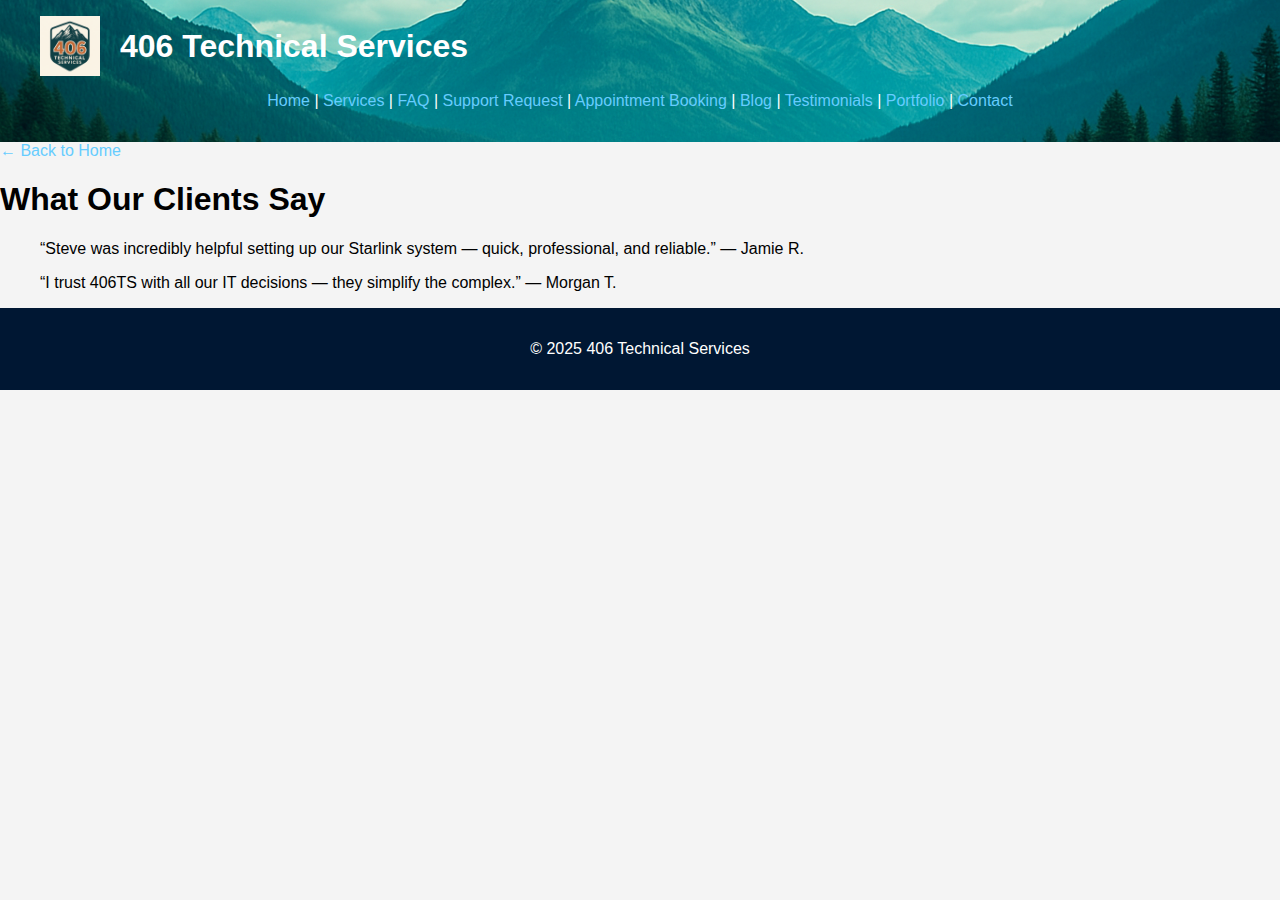
<file: testimonials.html>
<!DOCTYPE html>
<html lang="en">
<head><meta charset="UTF-8"><title>Testimonials - 406 Technical Services</title><link rel="stylesheet" href="styles.css"></head>
<body>

  <header style="background: url('images/mountains.jpg') no-repeat center center; background-size: cover; color: white; padding: 1rem 0;">
    <div style="display: flex; align-items: center; max-width: 1200px; margin: 0 auto;">
      <img src="images/logo.png" alt="406 Technical Services Logo" style="height: 60px; margin-right: 20px;">
      <h1 style="margin: 0;">406 Technical Services</h1>
    </div>
    <div style="text-align: center; margin: 1rem 0;">
      <a href="index.html">Home</a> |
      <a href="services.html">Services</a> |
      <a href="faq.html">FAQ</a> |
      <a href="support.html">Support Request</a> |
      <a href="booking.html">Appointment Booking</a> |
      <a href="blog.html">Blog</a> |
      <a href="testimonials.html">Testimonials</a> |
      <a href="portfolio.html">Portfolio</a> |
      <a href="contact.html">Contact</a>
    </div>
  </header>

<header><a href="index.html">← Back to Home</a><h1>What Our Clients Say</h1></header>
  <main>
    <blockquote>“Steve was incredibly helpful setting up our Starlink system — quick, professional, and reliable.” — Jamie R.</blockquote>
    <blockquote>“I trust 406TS with all our IT decisions — they simplify the complex.” — Morgan T.</blockquote>
  </main>

  <footer style="background-color: #001733; color: white; text-align: center; padding: 1rem 0;">
    <p>&copy; 2025 406 Technical Services</p>
  </footer>

</body>
</html>
</file>
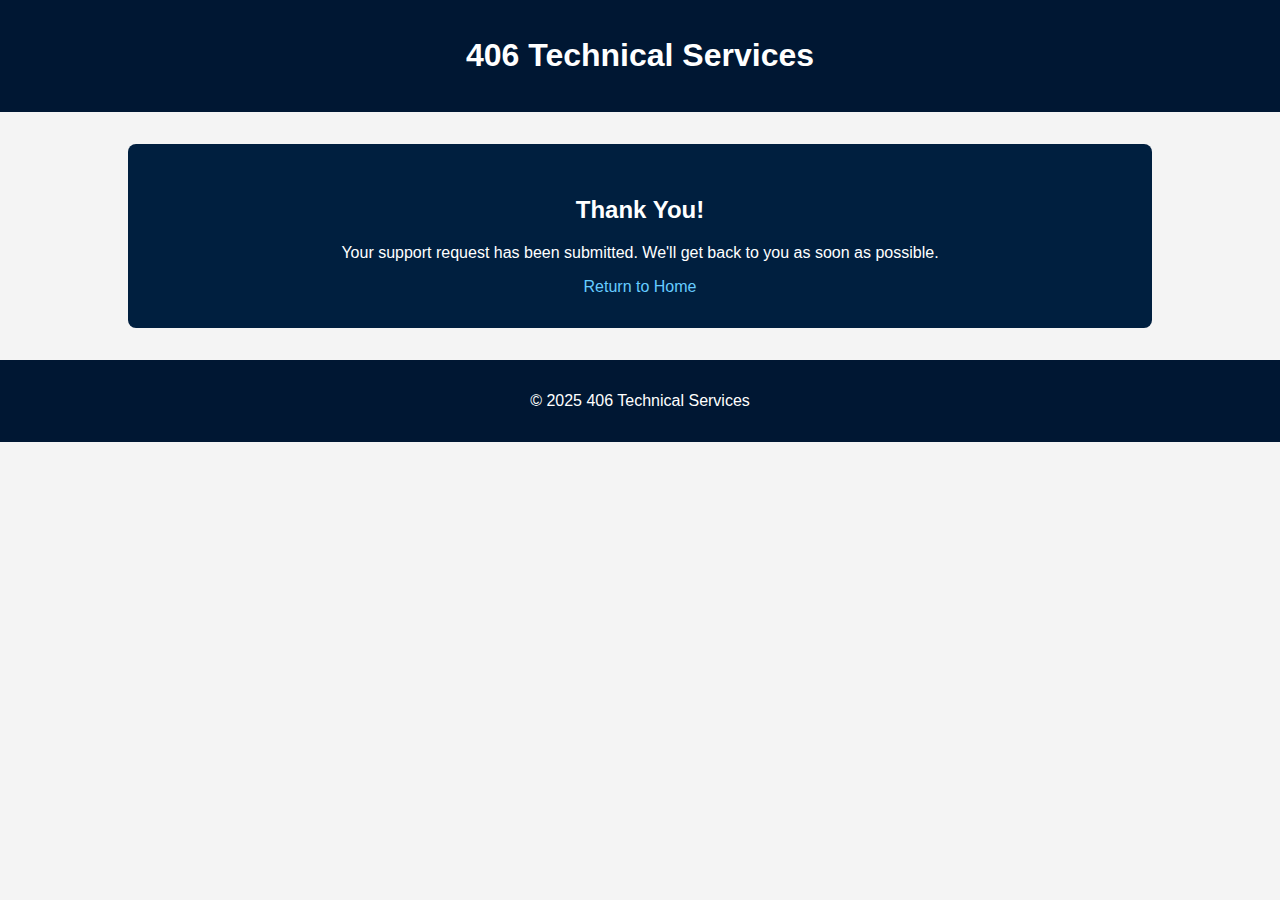
<file: thank-you.html>
<!DOCTYPE html>
<html lang="en">
<head>
  <meta charset="UTF-8">
  <title>Thank You - 406 Technical Services</title>
  <link rel="stylesheet" href="styles.css">
</head>
<body>
  <header style="background-color: #001733; color: white; padding: 1rem 0; text-align: center;">
    <h1>406 Technical Services</h1>
  </header>

  <main style="max-width: 960px; margin: 2rem auto; color: #fff; background-color: #001f3f; padding: 2rem; border-radius: 8px; text-align: center;">
    <h2>Thank You!</h2>
    <p>Your support request has been submitted. We'll get back to you as soon as possible.</p>
    <a href="index.html" style="color: #66ccff;">Return to Home</a>
  </main>

  <footer style="background-color: #001733; color: white; text-align: center; padding: 1rem 0;">
    <p>&copy; 2025 406 Technical Services</p>
  </footer>
</body>
</html>
</file>
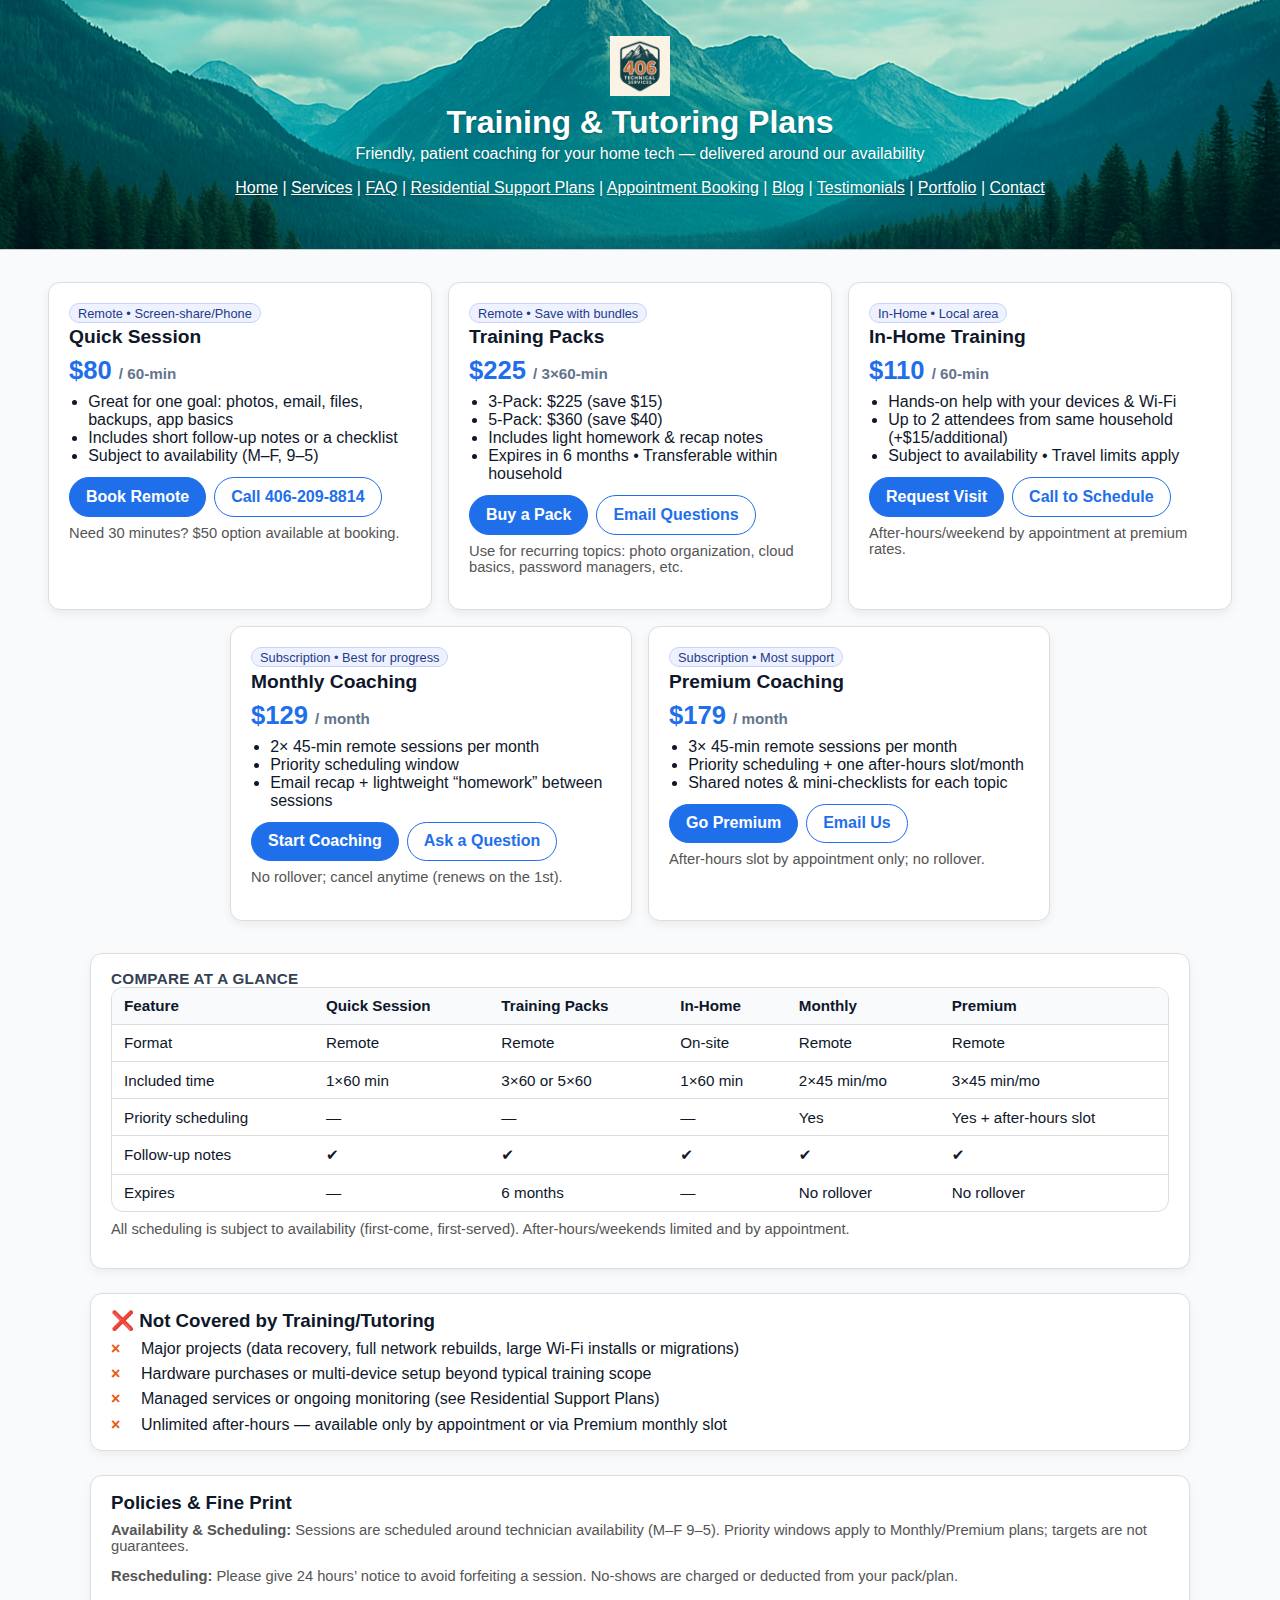
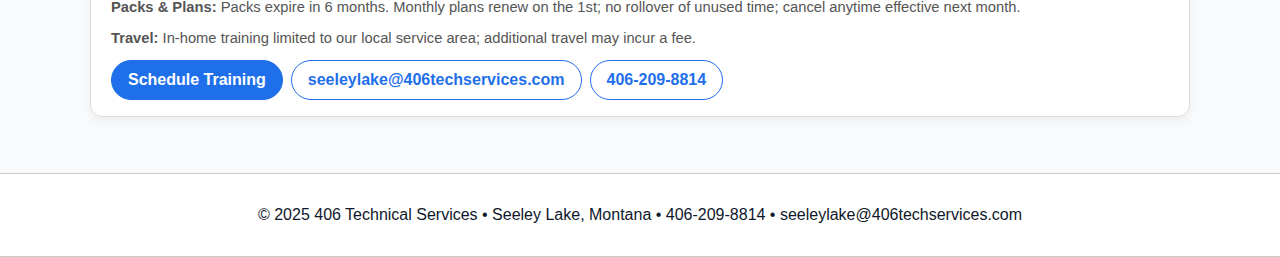
<file: training-tutoring.html>
<!doctype html>
<html lang="en"><head>
  <meta charset="utf-8"><meta name="viewport" content="width=device-width, initial-scale=1">
  <title>Training & Tutoring Plans | 406 Technical Services</title>
  <style>
    :root{
      --brand:#1f6feb; --ink:#0f172a; --muted:#555; --line:#ddd; --bg:#fff; --bg2:#f8fafc; --warn:#ea580c; --ok:#16a34a;
    }
    /* layout */
    body{font-family:Arial,system-ui,-apple-system,Segoe UI,Roboto,Ubuntu,Helvetica,Arial,sans-serif;margin:0;background:var(--bg2);color:var(--ink)}
    header, footer{background:#fff; padding:1rem; text-align:center; border-bottom:1px solid #ccc}
    footer{border-top:1px solid #ccc; margin-top:2rem}
    nav a{color:#fff; text-decoration:underline}
    /* hero */
    .hero{padding:1.25rem 0; color:#fff; text-shadow:0 1px 2px rgba(0,0,0,.25)}
    .hero h1{margin:.25rem 0 0}
    .hero p{margin:.25rem 0 0}
    /* cards */
    .wrap{max-width:1200px; margin:0 auto; padding:1rem}
    .grid{display:flex; flex-wrap:wrap; gap:1rem; justify-content:center; padding:1rem .5rem}
    .card{background:var(--bg); border:1px solid var(--line); border-radius:12px; padding:1.25rem; flex:1 1 280px; max-width:360px; box-shadow:0 4px 10px rgba(2,6,23,.06)}
    .card h2{margin:.2rem 0 .5rem; font-size:1.2rem}
    .badge{display:inline-block; font-size:.8rem; border-radius:999px; padding:.1rem .5rem; background:#eef2ff; color:#1f3a8a; border:1px solid #c7d2fe}
    .price{font-size:1.6rem; color:var(--brand); font-weight:800; margin:.2rem 0 .5rem}
    .per{font-weight:600; color:#64748b; font-size:.95rem}
    ul{padding-left:1.2rem; margin:.5rem 0; text-align:left}
    .note{font-size:.92rem; color:var(--muted); margin-top:.5rem}
    .cta{display:flex; flex-wrap:wrap; gap:.5rem; margin-top:.75rem}
    .btn{display:inline-block; text-decoration:none; border-radius:999px; padding:.6rem 1rem; font-weight:700; border:1px solid var(--brand); background:var(--brand); color:#fff}
    .btn.secondary{background:#fff; color:var(--brand)}
    /* sections */
    .section{max-width:1100px; margin:0 auto; padding:0 1rem 1.5rem}
    .section h3{margin:0 0 .5rem}
    .panel{background:#fff; border:1px solid var(--line); border-radius:12px; padding:1rem 1.25rem; box-shadow:0 4px 10px rgba(2,6,23,.05)}
    .kicker{font-weight:700; color:#334155; font-size:.95rem; letter-spacing:.02em; text-transform:uppercase}
    /* not covered */
    .xlist{list-style:none; padding:0; margin:0; display:grid; gap:.45rem}
    .xlist li{display:grid; grid-template-columns:22px 1fr; gap:.5rem; align-items:start}
    .x{color:var(--warn); font-weight:900}
    /* table */
    .tablewrap{overflow:auto}
    table.compare{width:100%; border-collapse:separate; border-spacing:0; border:1px solid var(--line); border-radius:12px; overflow:hidden; background:#fff}
    .compare th,.compare td{padding:.6rem .75rem; border-bottom:1px solid var(--line); text-align:left; font-size:.95rem}
    .compare thead th{background:#f8fafc; font-weight:700}
    .compare tr:last-child td{border-bottom:0}
    /* dark mode */
    @media (prefers-color-scheme: dark){
      body{background:#0b1220;color:#e6eaf2}
      header,footer{background:#0f172a; border-color:#1f2937}
      .card,.panel,table.compare{background:#111827; border-color:#1f2937}
      .note{color:#cbd5e1}
      .compare thead th{background:#0b1220}
      nav a{color:#bbdefb}
    }
  </style>
</head>
<body>
  <header style="background:url('images/mountains.jpg') no-repeat center center; background-size:cover;">
    <div class="hero">
      <img src="images/logo.png" alt="406 Technical Services" style="height:60px">
      <h1>Training & Tutoring Plans</h1>
      <p>Friendly, patient coaching for your home tech — delivered around our availability</p>
      <nav>
        <div style="text-align:center; margin:1rem 0;">
          <a href="index.html">Home</a> |
          <a href="services.html">Services</a> |
          <a href="faq.html">FAQ</a> |
          <a href="residential-plan.html">Residential Support Plans</a> |
          <a href="booking.html">Appointment Booking</a> |
          <a href="blog.html">Blog</a> |
          <a href="testimonials.html">Testimonials</a> |
          <a href="portfolio.html">Portfolio</a> |
          <a href="contact.html">Contact</a>
        </div>
      </nav>
    </div>
  </header>

  <!-- Plan cards -->
  <div class="wrap">
    <div class="grid" aria-label="Training & Tutoring options">
      <!-- Remote Single -->
      <article class="card" aria-labelledby="remote-single">
        <span class="badge">Remote • Screen‑share/Phone</span>
        <h2 id="remote-single">Quick Session</h2>
        <div class="price">$80 <span class="per">/ 60‑min</span></div>
        <ul>
          <li>Great for one goal: photos, email, files, backups, app basics</li>
          <li>Includes short follow‑up notes or a checklist</li>
          <li>Subject to availability (M–F, 9–5)</li>
        </ul>
        <div class="cta">
          <a class="btn" href="booking.html">Book Remote</a>
          <a class="btn secondary" href="tel:14062098814">Call 406‑209‑8814</a>
        </div>
        <p class="note">Need 30 minutes? $50 option available at booking.</p>
      </article>

      <!-- Remote Packs -->
      <article class="card" aria-labelledby="remote-packs">
        <span class="badge">Remote • Save with bundles</span>
        <h2 id="remote-packs">Training Packs</h2>
        <div class="price">$225 <span class="per">/ 3×60‑min</span></div>
        <ul>
          <li>3‑Pack: $225 (save $15)</li>
          <li>5‑Pack: $360 (save $40)</li>
          <li>Includes light homework & recap notes</li>
          <li>Expires in 6 months • Transferable within household</li>
        </ul>
        <div class="cta">
          <a class="btn" href="booking.html">Buy a Pack</a>
          <a class="btn secondary" href="mailto:seeleylake@406techservices.com">Email Questions</a>
        </div>
        <p class="note">Use for recurring topics: photo organization, cloud basics, password managers, etc.</p>
      </article>

      <!-- In‑Home -->
      <article class="card" aria-labelledby="inhome">
        <span class="badge">In‑Home • Local area</span>
        <h2 id="inhome">In‑Home Training</h2>
        <div class="price">$110 <span class="per">/ 60‑min</span></div>
        <ul>
          <li>Hands‑on help with your devices & Wi‑Fi</li>
          <li>Up to 2 attendees from same household (+$15/additional)</li>
          <li>Subject to availability • Travel limits apply</li>
        </ul>
        <div class="cta">
          <a class="btn" href="booking.html">Request Visit</a>
          <a class="btn secondary" href="tel:14062098814">Call to Schedule</a>
        </div>
        <p class="note">After‑hours/weekend by appointment at premium rates.</p>
      </article>

      <!-- Monthly Coaching -->
      <article class="card" aria-labelledby="monthly">
        <span class="badge">Subscription • Best for progress</span>
        <h2 id="monthly">Monthly Coaching</h2>
        <div class="price">$129 <span class="per">/ month</span></div>
        <ul>
          <li>2× 45‑min remote sessions per month</li>
          <li>Priority scheduling window</li>
          <li>Email recap + lightweight “homework” between sessions</li>
        </ul>
        <div class="cta">
          <a class="btn" href="booking.html">Start Coaching</a>
          <a class="btn secondary" href="mailto:seeleylake@406techservices.com?subject=Monthly%20Coaching">Ask a Question</a>
        </div>
        <p class="note">No rollover; cancel anytime (renews on the 1st).</p>
      </article>

      <!-- Premium Coaching -->
      <article class="card" aria-labelledby="premium">
        <span class="badge">Subscription • Most support</span>
        <h2 id="premium">Premium Coaching</h2>
        <div class="price">$179 <span class="per">/ month</span></div>
        <ul>
          <li>3× 45‑min remote sessions per month</li>
          <li>Priority scheduling + one after‑hours slot/month</li>
          <li>Shared notes & mini‑checklists for each topic</li>
        </ul>
        <div class="cta">
          <a class="btn" href="booking.html">Go Premium</a>
          <a class="btn secondary" href="mailto:seeleylake@406techservices.com?subject=Premium%20Coaching">Email Us</a>
        </div>
        <p class="note">After‑hours slot by appointment only; no rollover.</p>
      </article>
    </div>
  </div>

  <!-- Comparison table -->
  <section class="section" aria-label="Compare options">
    <div class="panel">
      <div class="kicker">Compare at a glance</div>
      <div class="tablewrap">
        <table class="compare">
          <thead><tr><th>Feature</th><th>Quick Session</th><th>Training Packs</th><th>In‑Home</th><th>Monthly</th><th>Premium</th></tr></thead>
          <tbody>
            <tr><td>Format</td><td>Remote</td><td>Remote</td><td>On‑site</td><td>Remote</td><td>Remote</td></tr>
            <tr><td>Included time</td><td>1×60 min</td><td>3×60 or 5×60</td><td>1×60 min</td><td>2×45 min/mo</td><td>3×45 min/mo</td></tr>
            <tr><td>Priority scheduling</td><td>—</td><td>—</td><td>—</td><td>Yes</td><td>Yes + after‑hours slot</td></tr>
            <tr><td>Follow‑up notes</td><td>✔</td><td>✔</td><td>✔</td><td>✔</td><td>✔</td></tr>
            <tr><td>Expires</td><td>—</td><td>6 months</td><td>—</td><td>No rollover</td><td>No rollover</td></tr>
          </tbody>
        </table>
      </div>
      <p class="note" style="margin-top:.6rem">All scheduling is subject to availability (first‑come, first‑served). After‑hours/weekends limited and by appointment.</p>
    </div>
  </section>

  <!-- Not covered -->
  <section class="section" aria-label="Not covered">
    <div class="panel">
      <h3>❌ Not Covered by Training/Tutoring</h3>
      <ul class="xlist">
        <li><span class="x">×</span><span>Major projects (data recovery, full network rebuilds, large Wi‑Fi installs or migrations)</span></li>
        <li><span class="x">×</span><span>Hardware purchases or multi‑device setup beyond typical training scope</span></li>
        <li><span class="x">×</span><span>Managed services or ongoing monitoring (see Residential Support Plans)</span></li>
        <li><span class="x">×</span><span>Unlimited after‑hours — available only by appointment or via Premium monthly slot</span></li>
      </ul>
    </div>
  </section>

  <!-- Policies -->
  <section class="section" aria-label="Policies">
    <div class="panel">
      <h3>Policies & Fine Print</h3>
      <p class="note"><strong>Availability & Scheduling:</strong> Sessions are scheduled around technician availability (M–F 9–5). Priority windows apply to Monthly/Premium plans; targets are not guarantees.</p>
      <p class="note"><strong>Rescheduling:</strong> Please give 24 hours’ notice to avoid forfeiting a session. No‑shows are charged or deducted from your pack/plan.</p>
      <p class="note"><strong>Packs & Plans:</strong> Packs expire in 6 months. Monthly plans renew on the 1st; no rollover of unused time; cancel anytime effective next month.</p>
      <p class="note"><strong>Travel:</strong> In‑home training limited to our local service area; additional travel may incur a fee.</p>
      <div class="cta" style="margin-top:.75rem">
        <a class="btn" href="booking.html">Schedule Training</a>
        <a class="btn secondary" href="mailto:seeleylake@406techservices.com">seeleylake@406techservices.com</a>
        <a class="btn secondary" href="tel:14062098814">406‑209‑8814</a>
      </div>
    </div>
  </section>

  <footer>
    <p>© 2025 406 Technical Services • Seeley Lake, Montana • 406‑209‑8814 • seeleylake@406techservices.com</p>
  </footer>
</body></html>
</file>
<file: styles.css>
body {
  font-family: Arial, sans-serif;
  margin: 0;
  background-color: #f4f4f4;
}
a {
  color: #66ccff;
  text-decoration: none;
}
a:hover {
  text-decoration: underline;
}
</file>
